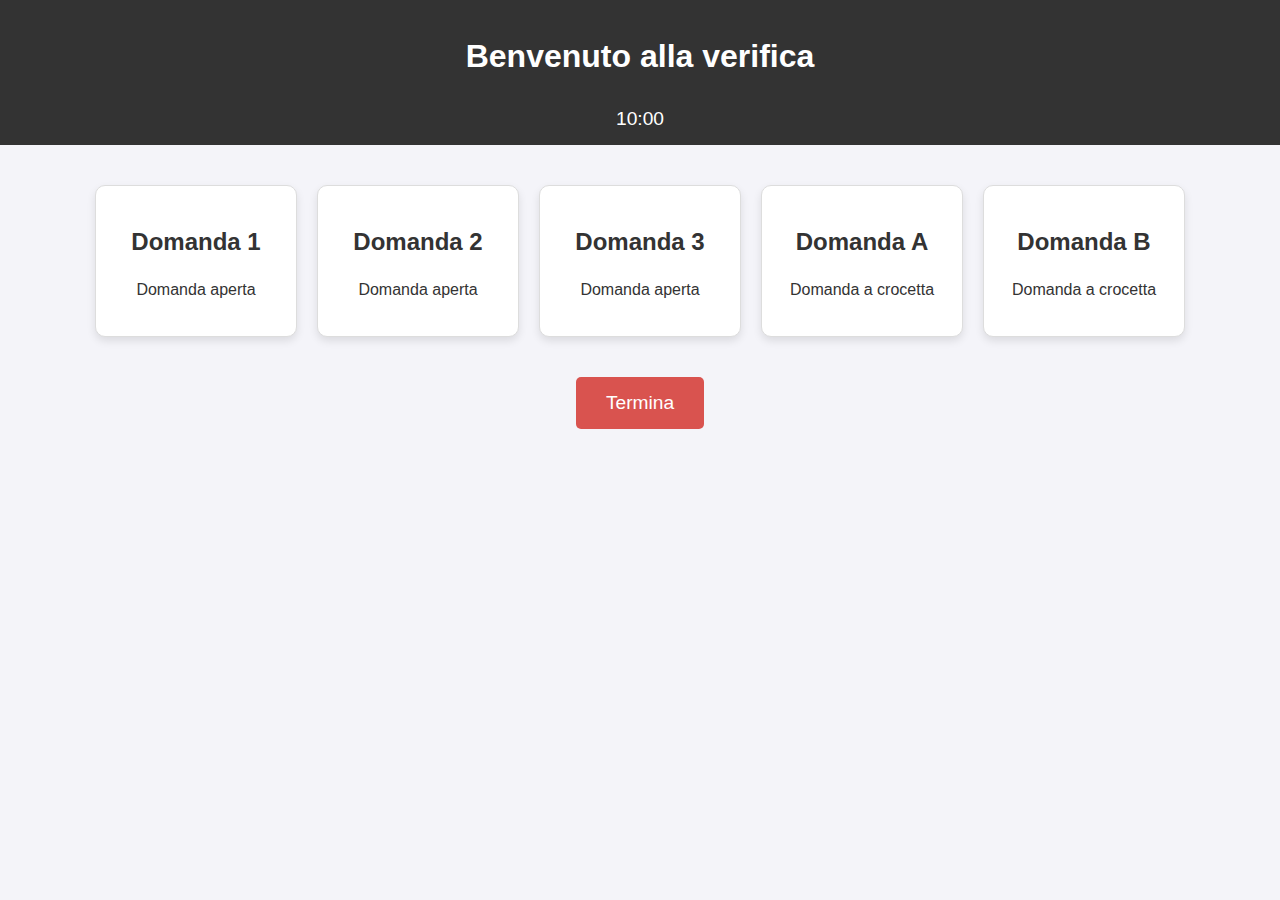
<file: index.html>
<!DOCTYPE html>
<html lang="it">
<head>
    <meta charset="UTF-8">
    <meta name="viewport" content="width=device-width, initial-scale=1.0">
    <title>Verifica</title>
    <link rel="stylesheet" href="style.css">
</head>
<body>
    <!-- Header -->
    <header>
        <h1>Benvenuto alla verifica</h1>
        <div id="timer">Tempo rimasto: <span id="time-left">00:00</span></div>
    </header>

    <main>
        <!-- Contenitore delle carte -->
        <div class="card-container" id="card-container">
            <!-- Le carte verranno caricate dinamicamente qui -->
        </div>

        <!-- Pulsante per terminare -->
        <div class="actions">
            <button id="finish-button" onclick="consegnaVerifica()">Termina</button>
        </div>
    </main>
    <script src="domande.js"></script>
    <script src="function.js"></script>
</body>
</html>
</file>
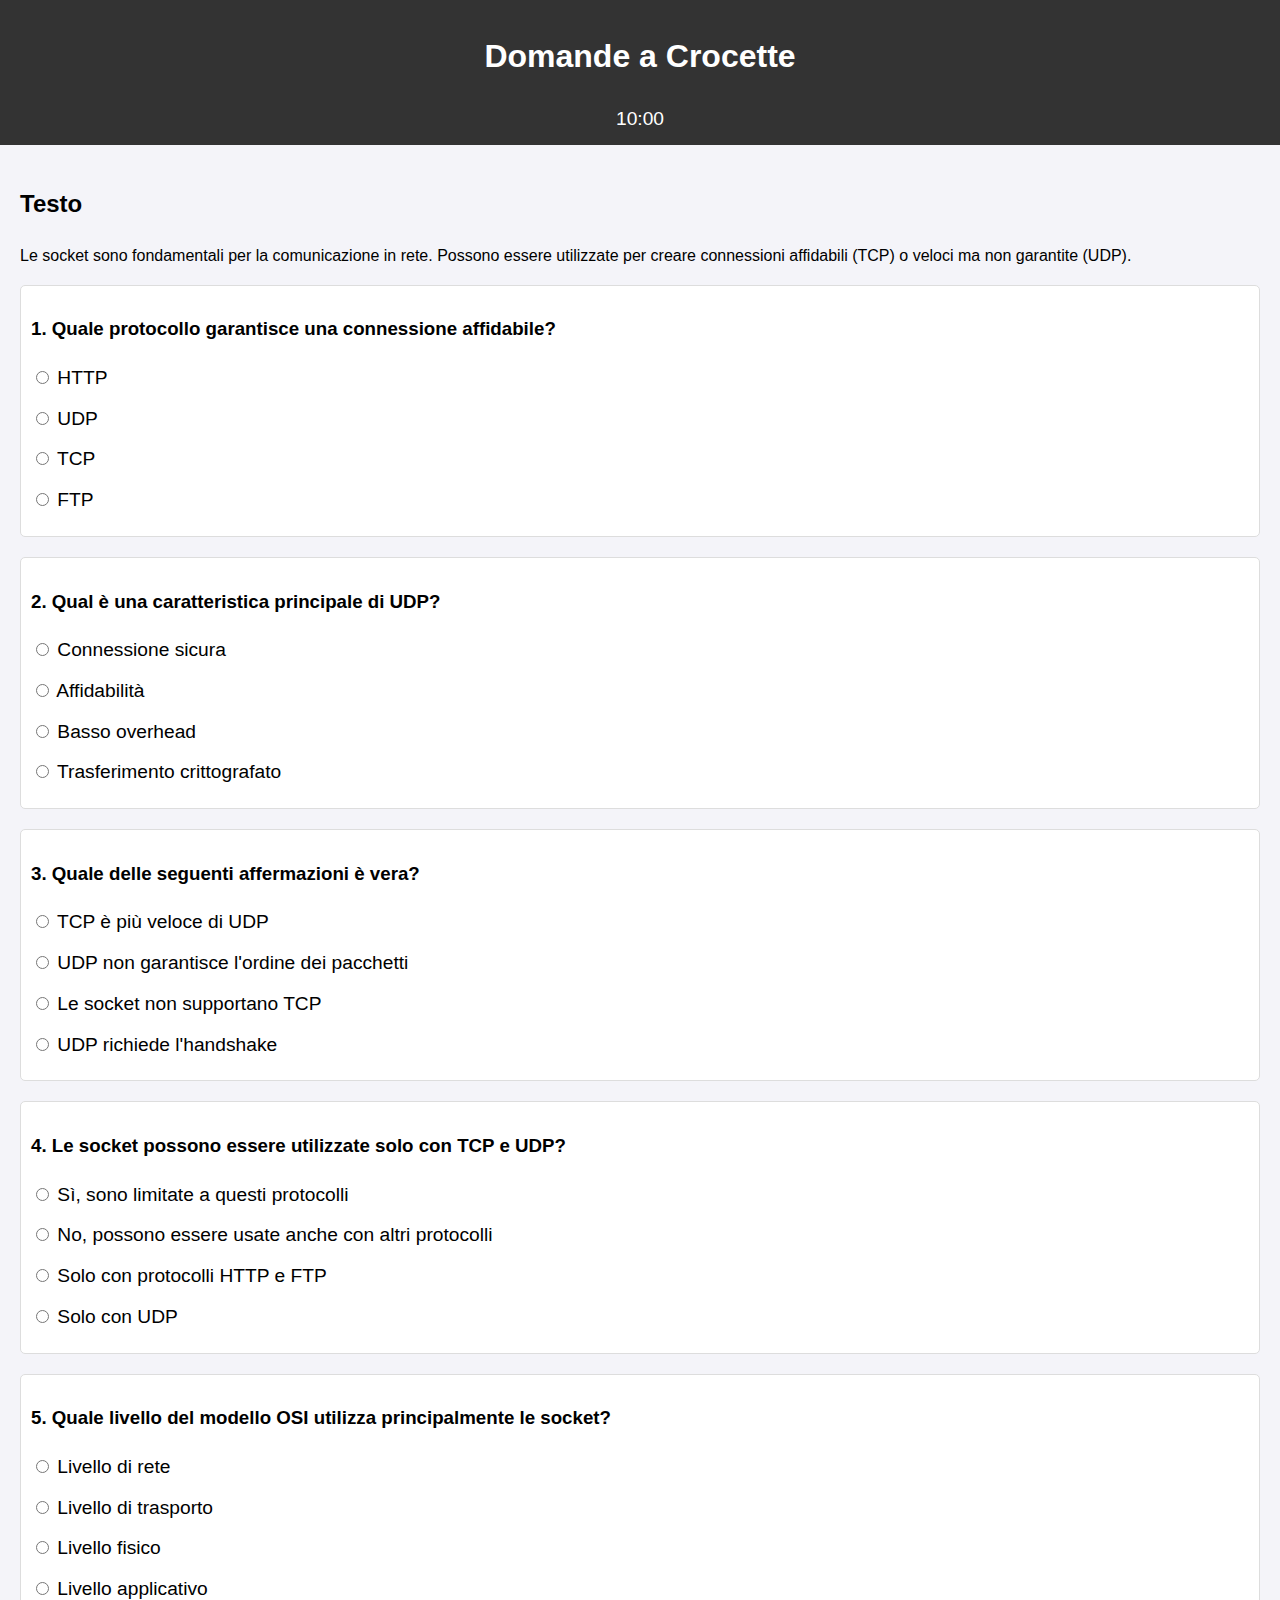
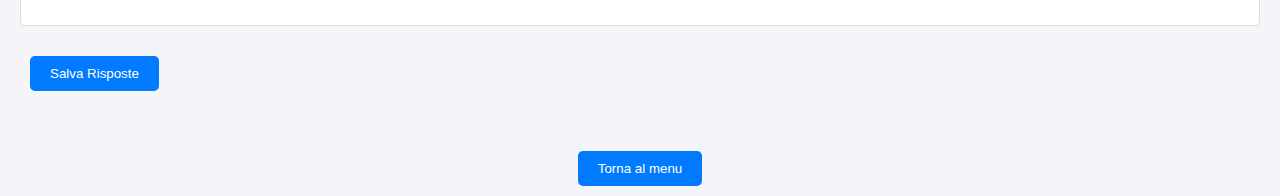
<file: crocetta.html>
<!DOCTYPE html>
<html lang="it">

<head>
    <meta charset="UTF-8">
    <meta name="viewport" content="width=device-width, initial-scale=1.0">
    <title>Domande a Crocette</title>
    <link rel="stylesheet" href="style.css">
</head>

<body>
    <header>
        <h1>Domande a Crocette</h1>
        <div id="timer">Tempo rimasto: <span id="time-left">00:00</span></div>
    </header>

    <main>
        <!-- Area del testo -->
        <section id="testo-container">
            <h2 id="testo-titolo">Testo</h2>
            <p id="testo-contenuto">Caricamento del testo in corso...</p>
        </section>

        <!-- Area delle domande -->
        <section id="domande-container">
            <form id="quiz-form">
                <!-- Le domande saranno caricate dinamicamente qui -->
                <div id="domande-list"></div>
                <button type="button" id="submit-button" onclick="salvaRisposte()">Salva Risposte</button>
            </form>
        </section>
    </main>

    <footer>
        <button id="menu-button" onclick="vaiAlMenu()">Torna al menu</button>
    </footer>
    <script src="domande.js"></script>
    <script src="function.js"></script>
</body>

</html>
</file>
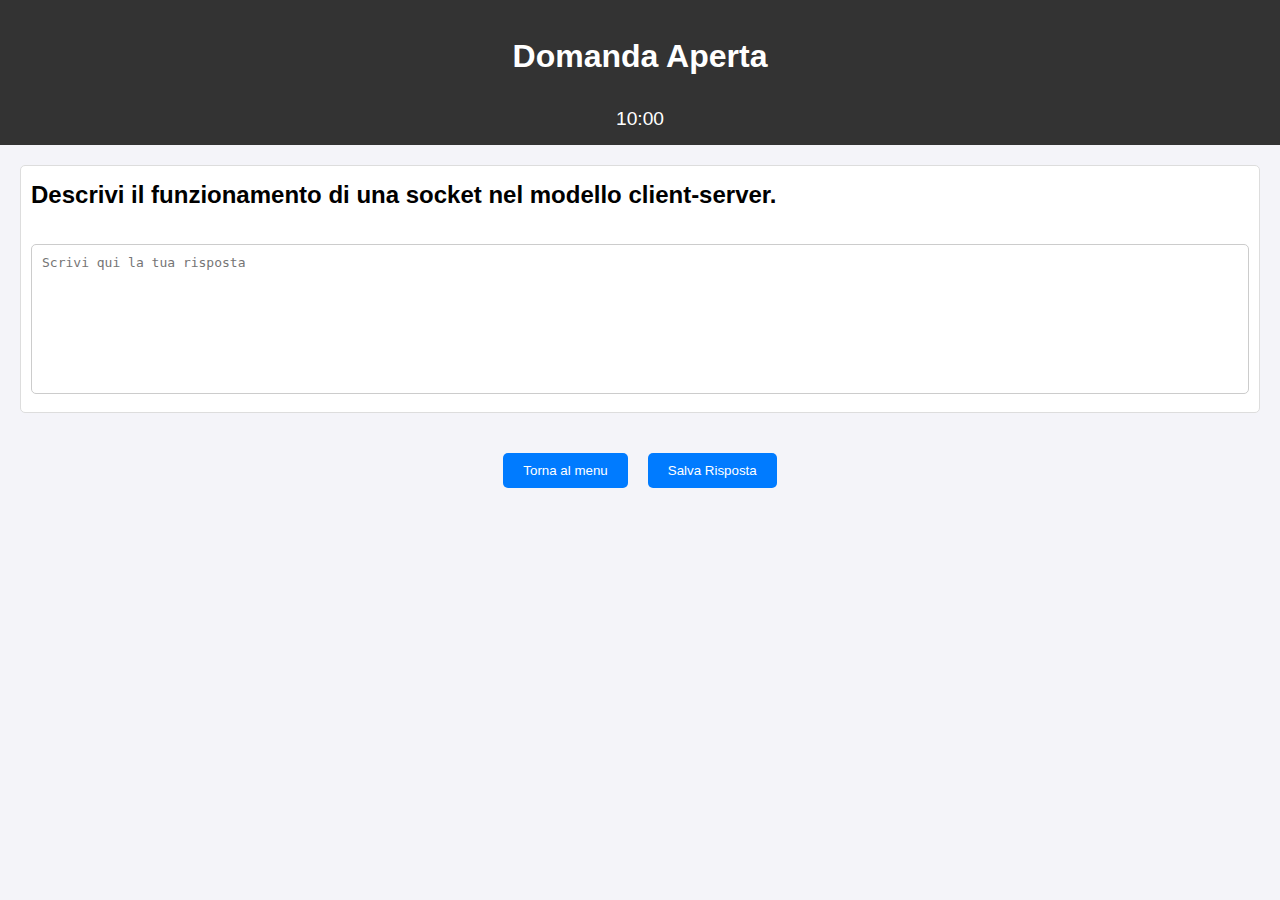
<file: domanda_aperta.html>
<!DOCTYPE html>
<html lang="it">

<head>
    <meta charset="UTF-8">
    <meta name="viewport" content="width=device-width, initial-scale=1.0">
    <title>Domanda Aperta</title>
    <link rel="stylesheet" href="style.css">
</head>

<body>
    <!-- Header -->
    <header>
        <h1>Domanda Aperta</h1>
        <div id="timer">Tempo rimasto: <span id="time-left">00:00</span></div>
    </header>

    <main>
        <!-- Area del testo -->
        <section class="domanda">
            <h2 id="domanda-testo">Caricamento della domanda...</h2>
            <textarea id="risposta" placeholder="Scrivi qui la tua risposta"></textarea>
        </section>
        
        <!-- Bottone per tornare al menu e per salvare la risposta -->
        <div class="actions">
            <button id="menu-button" onclick="vaiAlMenu()">Torna al menu</button>
            <button id="submit-button" onclick="salvaRisposte()">Salva Risposta</button>
        </div>
    </main>
    <script src="domande.js"></script>
    <script src="function.js"></script>
</body>

</html>
</file>
<file: style.css>
body {
    font-family: Arial, sans-serif;
    margin: 0;
    padding: 0;
    line-height: 1.6;
    background-color: #f4f4f9;
}

header {
    background: #333;
    color: #fff;
    padding: 10px 20px;
    text-align: center;
}

#timer {
    font-size: 1.2em;
    margin-top: 10px;
}

main {
    padding: 20px;
}

.domanda {
    margin-bottom: 20px;
    padding: 10px;
    border: 1px solid #ddd;
    border-radius: 5px;
    background: #fff;
}

.domanda label {
    display: block;
    font-size: 1.2em;
    margin-bottom: 10px;
}

.domanda h2 {
    margin-top: 0;
}

textarea {
    width: 100%;
    height: 150px;
    padding: 10px;
    margin-top: 10px;
    border: 1px solid #ccc;
    border-radius: 5px;
    font-size: 1em;
    resize: none;
    box-sizing: border-box;
    /* Include il padding e il bordo nelle dimensioni totali */
}

footer {
    text-align: center;
    margin-top: 20px;
}

button {
    background: #007BFF;
    color: #fff;
    padding: 10px 20px;
    border: none;
    border-radius: 5px;
    cursor: pointer;
    margin: 10px;
}

button:hover {
    background: #0056b3;
}

.card-container {
    display: flex;
    flex-wrap: wrap;
    gap: 20px;
    justify-content: center;
    margin: 20px 0;
}

.card {
    width: 200px;
    height: 150px;
    background: #fff;
    border: 1px solid #ddd;
    border-radius: 10px;
    box-shadow: 0 4px 8px rgba(0, 0, 0, 0.1);
    transition: transform 0.3s;
}

.card:hover {
    transform: translateY(-10px);
}

.card-link {
    text-decoration: none;
    color: #333;
    height: 100%;
}

.card-content {
    display: flex;
    flex-direction: column;
    justify-content: center;
    align-items: center;
    height: 100%;
    padding: 10px;
}

.card-content h2 {
    margin: 0;
    font-size: 1.5em;
}

.card-content p {
    font-size: 1em;
}

/* Centra il pulsante */
.actions {
    display: flex;
    justify-content: center;
    align-items: center;
    margin-top: 30px;
}

/* Stile del pulsante rosso */
#finish-button {
    background-color: #d9534f;
    /* Rosso (Bootstrap Red) */
    color: #fff;
    /* Testo bianco */
    padding: 15px 30px;
    /* Spazio intorno al testo */
    border: none;
    border-radius: 5px;
    /* Bordo arrotondato */
    font-size: 1.2em;
    /* Dimensione del testo */
    cursor: pointer;
    transition: background-color 0.3s ease, transform 0.3s ease;
}

/* Cambia il colore al passaggio del mouse */
#finish-button:hover {
    background-color: #c9302c;
    /* Rosso più scuro */
    transform: translateY(-5px);
    /* Leggero spostamento verso l'alto */
}

/* Cambia il colore al click */
#finish-button:active {
    background-color: #ac2925;
    /* Rosso ancora più scuro */
    transform: translateY(0);
    /* Ripristina il movimento */
}
</file>
